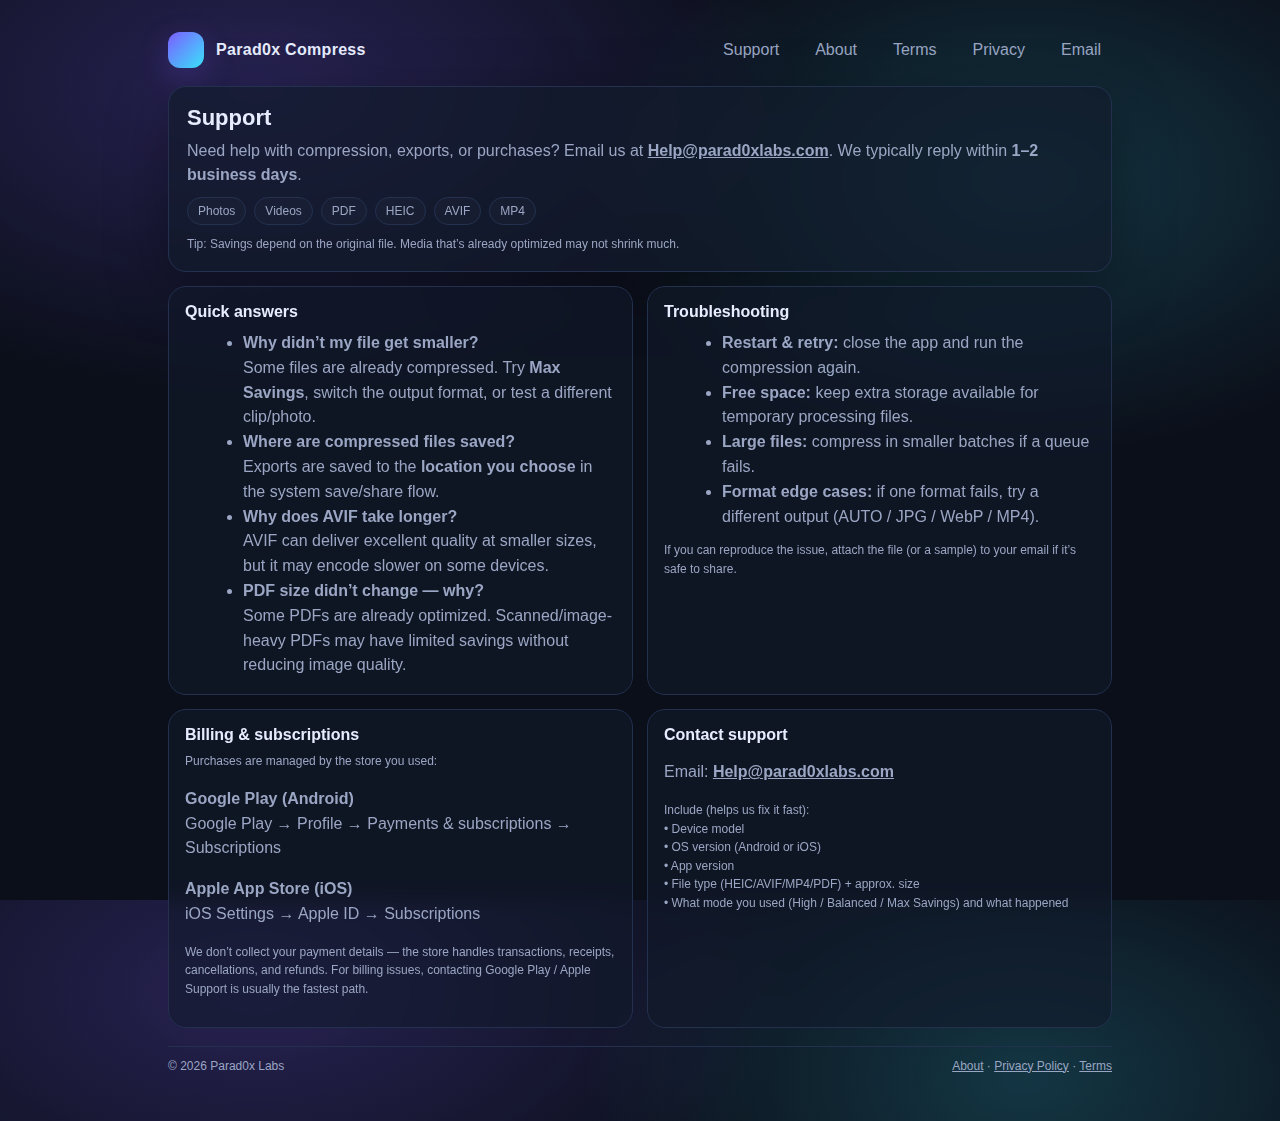
<file: index.html>
<!doctype html>
<html lang="en">
<head>
  <meta charset="utf-8" />
  <meta name="viewport" content="width=device-width, initial-scale=1" />
  <title>Parad0x Compress — Support</title>
  <meta name="description" content="Parad0x Compress support: contact details, troubleshooting, FAQs, and billing help for Google Play and Apple App Store." />
  <link rel="stylesheet" href="assets/style.css" />
</head>

<body>
  <div class="wrap">
    <div class="topbar">
      <a class="brand" href="./index.html">
        <div class="logo" aria-hidden="true"></div>
        <h1>Parad0x Compress</h1>
      </a>

      <nav class="nav">
        <a href="./index.html" aria-current="page">Support</a>
        <a href="./about.html">About</a>
        <a href="./terms.html">Terms</a>
        <a href="./privacy.html">Privacy</a>
        <a href="mailto:Help@parad0xlabs.com">Email</a>
      </nav>
    </div>

    <section class="hero">
      <h2>Support</h2>
      <p>
        Need help with compression, exports, or purchases? Email us at
        <a href="mailto:Help@parad0xlabs.com"><b>Help@parad0xlabs.com</b></a>.
        We typically reply within <b>1–2 business days</b>.
      </p>

      <div class="badges" aria-label="Common formats">
        <span class="badge">Photos</span>
        <span class="badge">Videos</span>
        <span class="badge">PDF</span>
        <span class="badge">HEIC</span>
        <span class="badge">AVIF</span>
        <span class="badge">MP4</span>
      </div>

      <p class="small" style="margin-top:10px;">
        Tip: Savings depend on the original file. Media that’s already optimized may not shrink much.
      </p>
    </section>

    <div class="grid">
      <section class="card">
        <h3>Quick answers</h3>
        <ul>
          <li>
            <b>Why didn’t my file get smaller?</b><br/>
            Some files are already compressed. Try <b>Max Savings</b>, switch the output format, or test a different clip/photo.
          </li>
          <li>
            <b>Where are compressed files saved?</b><br/>
            Exports are saved to the <b>location you choose</b> in the system save/share flow.
          </li>
          <li>
            <b>Why does AVIF take longer?</b><br/>
            AVIF can deliver excellent quality at smaller sizes, but it may encode slower on some devices.
          </li>
          <li>
            <b>PDF size didn’t change — why?</b><br/>
            Some PDFs are already optimized. Scanned/image-heavy PDFs may have limited savings without reducing image quality.
          </li>
        </ul>
      </section>

      <section class="card">
        <h3>Troubleshooting</h3>
        <ul>
          <li><b>Restart & retry:</b> close the app and run the compression again.</li>
          <li><b>Free space:</b> keep extra storage available for temporary processing files.</li>
          <li><b>Large files:</b> compress in smaller batches if a queue fails.</li>
          <li><b>Format edge cases:</b> if one format fails, try a different output (AUTO / JPG / WebP / MP4).</li>
        </ul>
        <p class="small">
          If you can reproduce the issue, attach the file (or a sample) to your email if it’s safe to share.
        </p>
      </section>

      <section class="card">
        <h3>Billing & subscriptions</h3>
        <p class="small" style="margin-top:0;">
          Purchases are managed by the store you used:
        </p>

        <p>
          <b>Google Play (Android)</b><br/>
          Google Play → Profile → Payments & subscriptions → Subscriptions
        </p>

        <p>
          <b>Apple App Store (iOS)</b><br/>
          iOS Settings → Apple ID → Subscriptions
        </p>

        <p class="small">
          We don’t collect your payment details — the store handles transactions, receipts, cancellations, and refunds.
          For billing issues, contacting Google Play / Apple Support is usually the fastest path.
        </p>
      </section>

      <section class="card">
        <h3>Contact support</h3>
        <p>
          Email: <a href="mailto:Help@parad0xlabs.com"><b>Help@parad0xlabs.com</b></a>
        </p>
        <p class="small">
          Include (helps us fix it fast):<br/>
          • Device model<br/>
          • OS version (Android or iOS)<br/>
          • App version<br/>
          • File type (HEIC/AVIF/MP4/PDF) + approx. size<br/>
          • What mode you used (High / Balanced / Max Savings) and what happened
        </p>
      </section>
    </div>

    <div class="footer">
      <div>© <span id="y"></span> Parad0x Labs</div>
      <div>
        <a href="./about.html">About</a> ·
        <a href="./privacy.html">Privacy Policy</a> ·
        <a href="./terms.html">Terms</a>
      </div>
    </div>
  </div>

  <script>
    document.getElementById('y').textContent = new Date().getFullYear();
  </script>
</body>
</html>
</file>
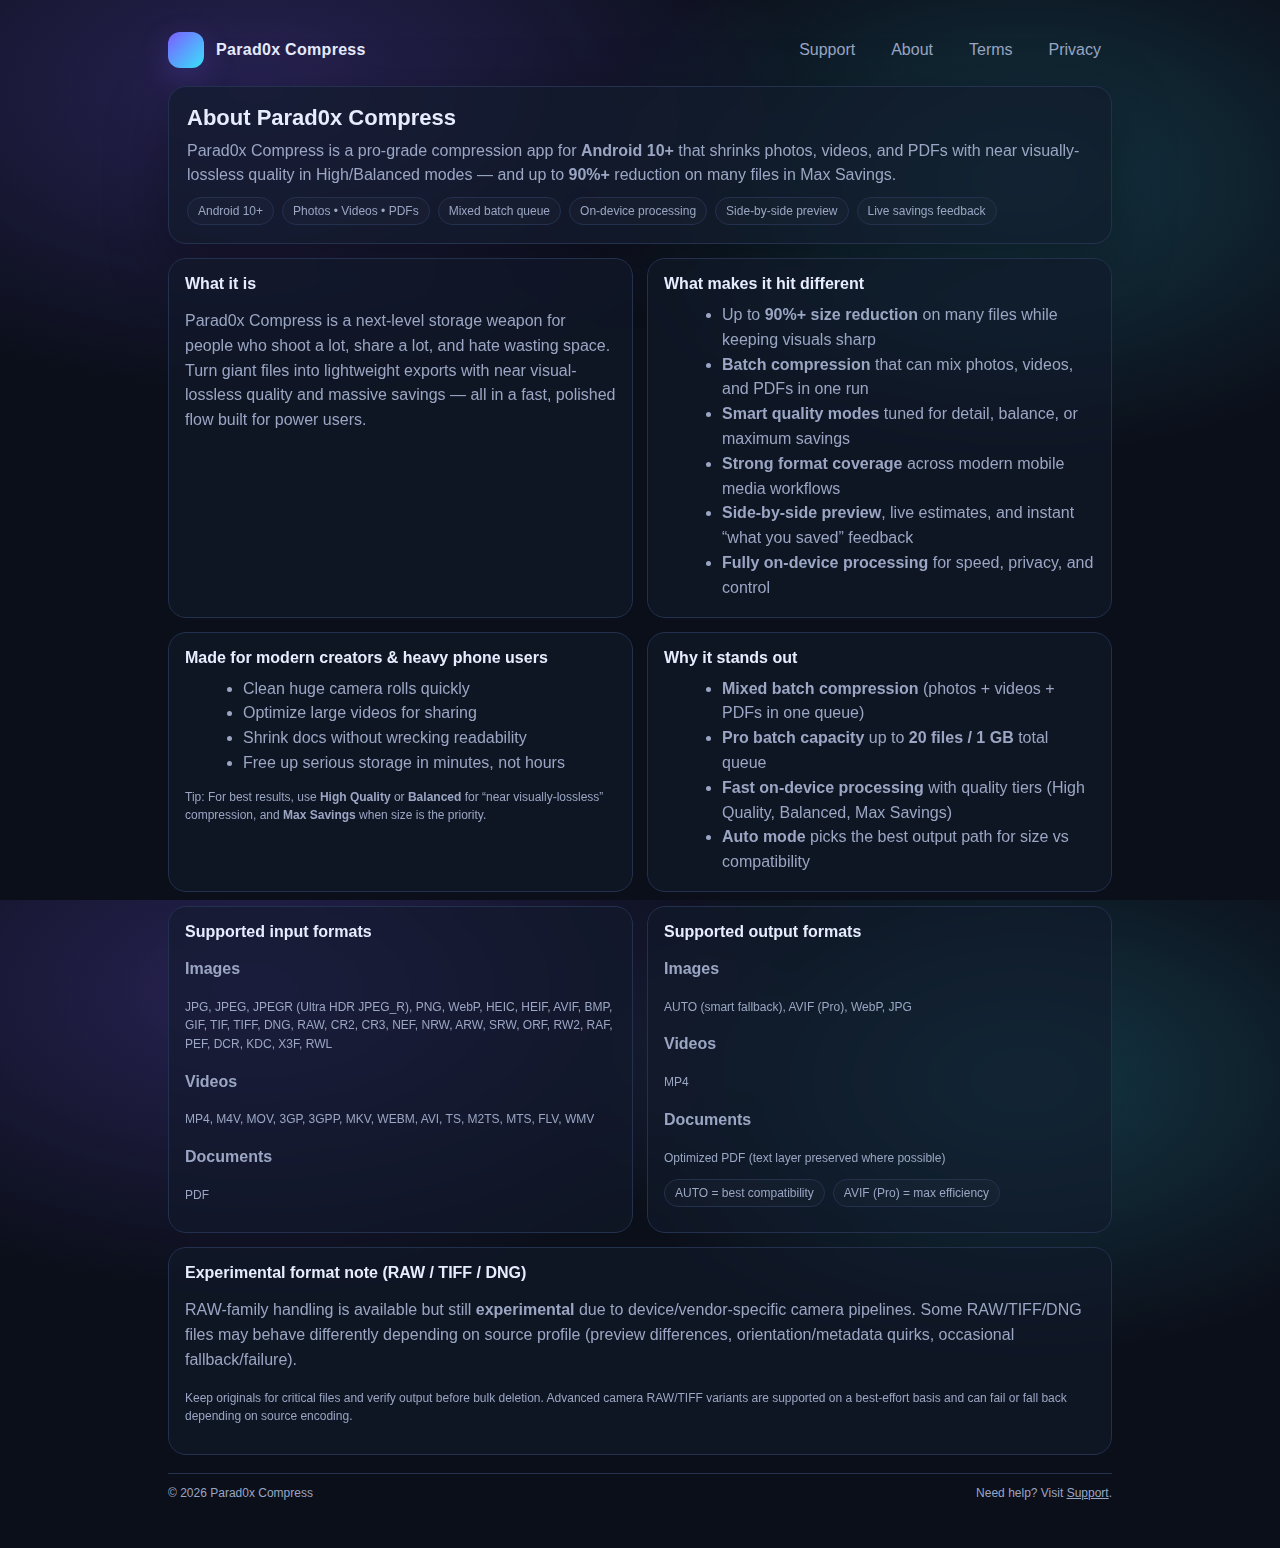
<file: about.html>
<!doctype html>
<html lang="en">
<head>
  <meta charset="utf-8" />
  <meta name="viewport" content="width=device-width, initial-scale=1" />
  <title>Parad0x Compress — About</title>
  <meta name="description" content="About Parad0x Compress — pro-grade, on-device compression for photos, videos, and PDFs." />
  <link rel="stylesheet" href="assets/style.css" />
</head>
<body>
  <div class="wrap">
    <div class="topbar">
      <a class="brand" href="./index.html">
        <div class="logo" aria-hidden="true"></div>
        <h1>Parad0x Compress</h1>
      </a>

      <nav class="nav">
        <a href="./index.html">Support</a>
        <a href="./about.html" aria-current="page">About</a>
        <a href="./terms.html">Terms</a>
        <a href="./privacy.html">Privacy</a>
      </nav>
    </div>

    <section class="hero">
      <h2>About Parad0x Compress</h2>
      <p>
        Parad0x Compress is a pro-grade compression app for <strong>Android 10+</strong> that shrinks photos, videos, and PDFs
        with near visually-lossless quality in High/Balanced modes — and up to <strong>90%+</strong> reduction on many files in
        Max Savings.
      </p>

      <div class="badges" aria-label="Highlights">
        <span class="badge">Android 10+</span>
        <span class="badge">Photos • Videos • PDFs</span>
        <span class="badge">Mixed batch queue</span>
        <span class="badge">On-device processing</span>
        <span class="badge">Side-by-side preview</span>
        <span class="badge">Live savings feedback</span>
      </div>
    </section>

    <div class="grid">
      <section class="card">
        <h3>What it is</h3>
        <p>
          Parad0x Compress is a next-level storage weapon for people who shoot a lot, share a lot, and hate wasting space.
          Turn giant files into lightweight exports with near visual-lossless quality and massive savings — all in a fast,
          polished flow built for power users.
        </p>
      </section>

      <section class="card">
        <h3>What makes it hit different</h3>
        <ul>
          <li>Up to <strong>90%+ size reduction</strong> on many files while keeping visuals sharp</li>
          <li><strong>Batch compression</strong> that can mix photos, videos, and PDFs in one run</li>
          <li><strong>Smart quality modes</strong> tuned for detail, balance, or maximum savings</li>
          <li><strong>Strong format coverage</strong> across modern mobile media workflows</li>
          <li><strong>Side-by-side preview</strong>, live estimates, and instant “what you saved” feedback</li>
          <li><strong>Fully on-device processing</strong> for speed, privacy, and control</li>
        </ul>
      </section>

      <section class="card">
        <h3>Made for modern creators & heavy phone users</h3>
        <ul>
          <li>Clean huge camera rolls quickly</li>
          <li>Optimize large videos for sharing</li>
          <li>Shrink docs without wrecking readability</li>
          <li>Free up serious storage in minutes, not hours</li>
        </ul>
        <p class="small">
          Tip: For best results, use <strong>High Quality</strong> or <strong>Balanced</strong> for “near visually-lossless”
          compression, and <strong>Max Savings</strong> when size is the priority.
        </p>
      </section>

      <section class="card">
        <h3>Why it stands out</h3>
        <ul>
          <li><strong>Mixed batch compression</strong> (photos + videos + PDFs in one queue)</li>
          <li><strong>Pro batch capacity</strong> up to <strong>20 files / 1 GB</strong> total queue</li>
          <li><strong>Fast on-device processing</strong> with quality tiers (High Quality, Balanced, Max Savings)</li>
          <li><strong>Auto mode</strong> picks the best output path for size vs compatibility</li>
        </ul>
      </section>

      <section class="card">
        <h3>Supported input formats</h3>

        <p><strong>Images</strong></p>
        <p class="small">
          JPG, JPEG, JPEGR (Ultra HDR JPEG_R), PNG, WebP, HEIC, HEIF, AVIF, BMP, GIF, TIF, TIFF,
          DNG, RAW, CR2, CR3, NEF, NRW, ARW, SRW, ORF, RW2, RAF, PEF, DCR, KDC, X3F, RWL
        </p>

        <p><strong>Videos</strong></p>
        <p class="small">
          MP4, M4V, MOV, 3GP, 3GPP, MKV, WEBM, AVI, TS, M2TS, MTS, FLV, WMV
        </p>

        <p><strong>Documents</strong></p>
        <p class="small">PDF</p>
      </section>

      <section class="card">
        <h3>Supported output formats</h3>

        <p><strong>Images</strong></p>
        <p class="small">
          AUTO (smart fallback), AVIF (Pro), WebP, JPG
        </p>

        <p><strong>Videos</strong></p>
        <p class="small">MP4</p>

        <p><strong>Documents</strong></p>
        <p class="small">Optimized PDF (text layer preserved where possible)</p>

        <div class="badges">
          <span class="badge">AUTO = best compatibility</span>
          <span class="badge">AVIF (Pro) = max efficiency</span>
        </div>
      </section>

      <section class="card" style="grid-column: span 12;">
        <h3>Experimental format note (RAW / TIFF / DNG)</h3>
        <p>
          RAW-family handling is available but still <strong>experimental</strong> due to device/vendor-specific camera pipelines.
          Some RAW/TIFF/DNG files may behave differently depending on source profile (preview differences, orientation/metadata quirks,
          occasional fallback/failure).
        </p>
        <p class="small">
          Keep originals for critical files and verify output before bulk deletion.
          Advanced camera RAW/TIFF variants are supported on a best-effort basis and can fail or fall back depending on source encoding.
        </p>
      </section>
    </div>

    <div class="footer">
      <div>© <span id="y"></span> Parad0x Compress</div>
      <div class="small">
        Need help? Visit <a href="./index.html">Support</a>.
      </div>
    </div>
  </div>

  <script>
    document.getElementById('y').textContent = new Date().getFullYear();
  </script>
</body>
</html>
</file>
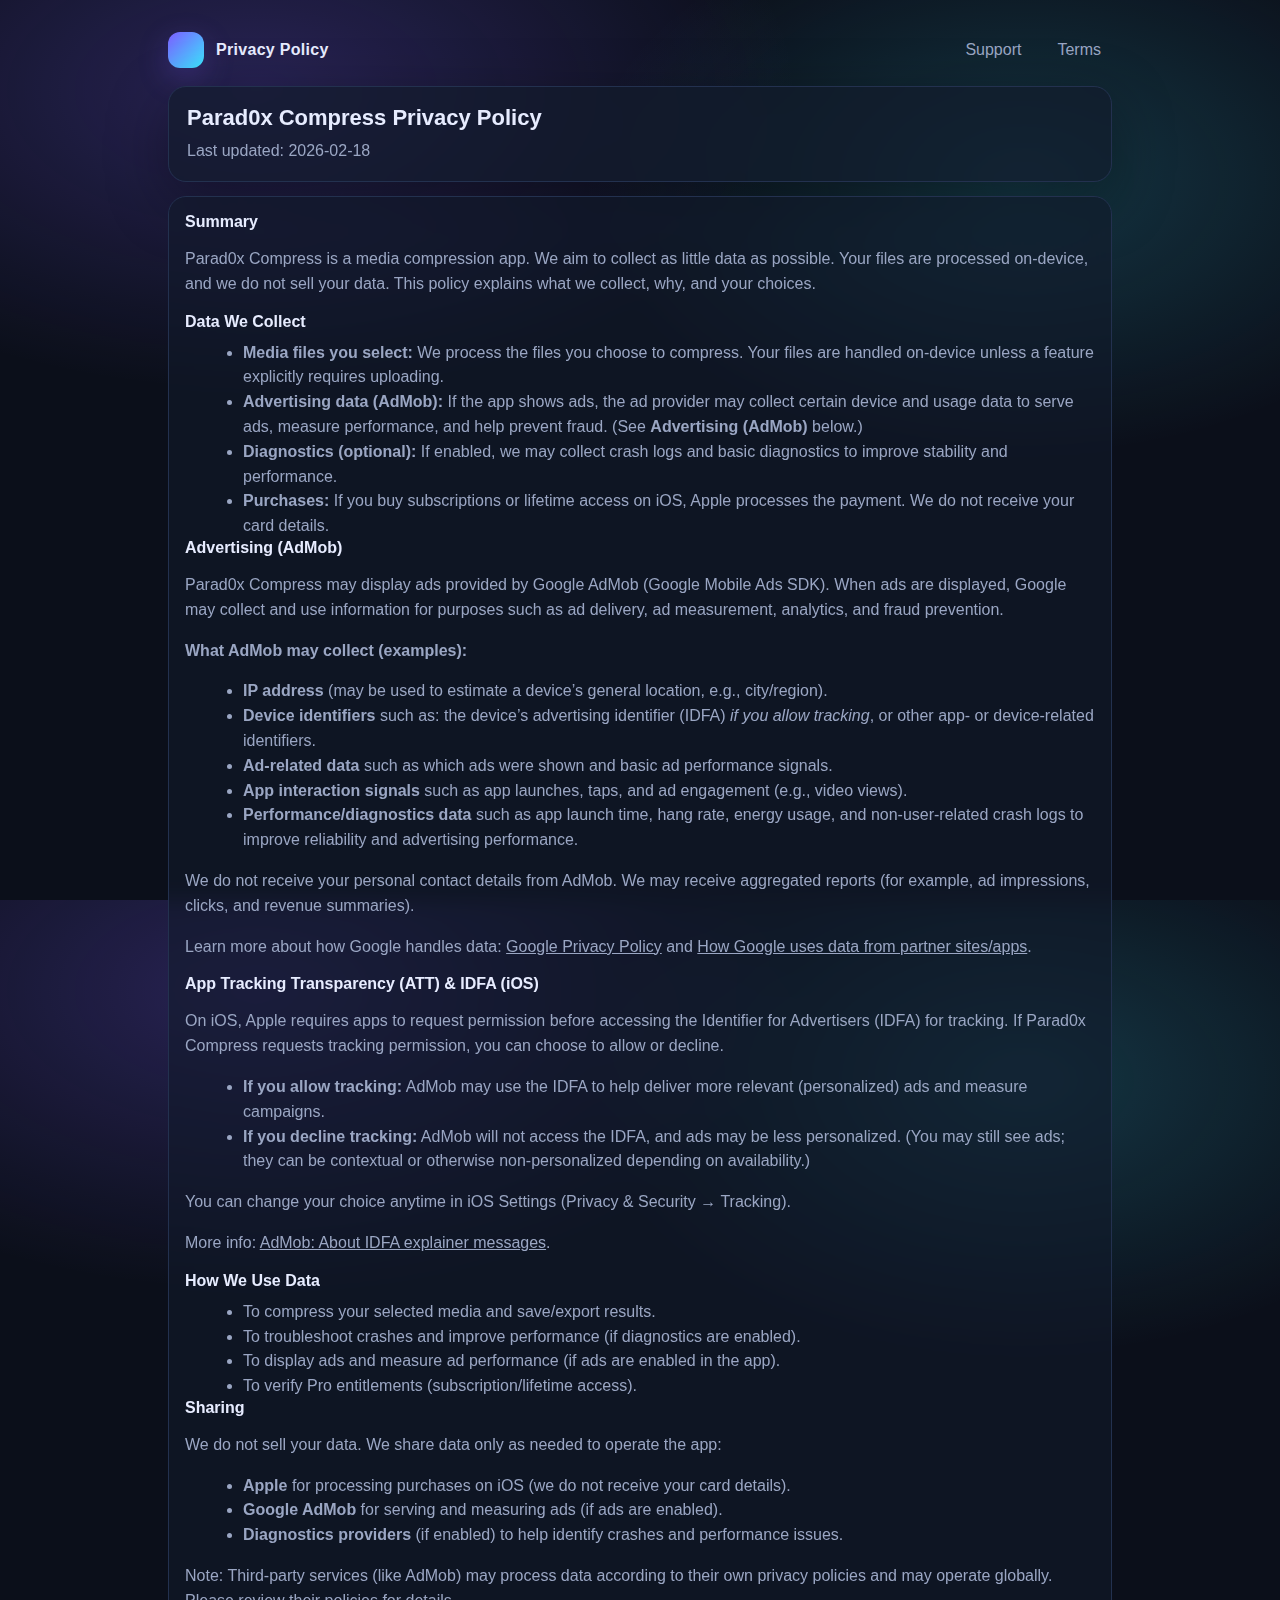
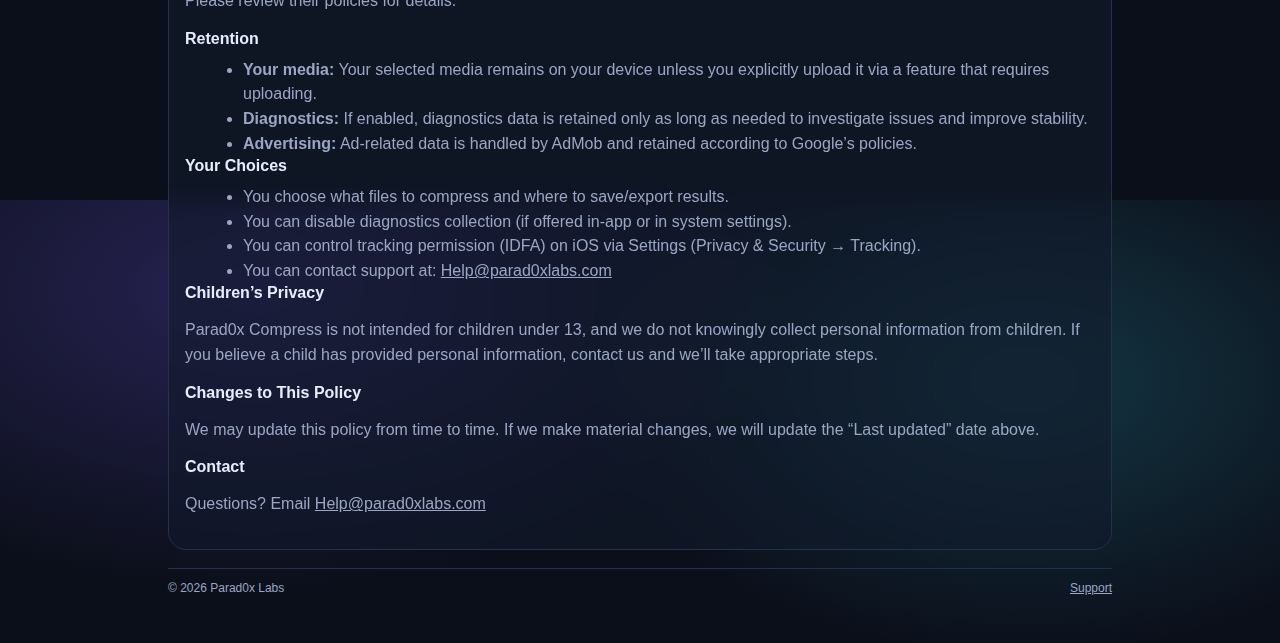
<file: privacy.html>
<!doctype html>
<html lang="en">
<head>
  <meta charset="utf-8" />
  <meta name="viewport" content="width=device-width, initial-scale=1" />
  <title>Parad0x Compress — Privacy Policy</title>
  <meta name="description" content="Privacy policy for Parad0x Compress." />
  <link rel="stylesheet" href="assets/style.css" />
</head>
<body>
  <div class="wrap">
    <div class="topbar">
      <a class="brand" href="./index.html">
        <div class="logo" aria-hidden="true"></div>
        <h1>Privacy Policy</h1>
      </a>
      <nav class="nav">
        <a href="./index.html">Support</a>
        <a href="./terms.html">Terms</a>
      </nav>
    </div>

    <section class="hero">
      <h2>Parad0x Compress Privacy Policy</h2>
      <p>Last updated: 2026-02-18</p>
    </section>

    <div class="grid">
      <section class="card" style="grid-column: span 12;">
        <h3>Summary</h3>
        <p>
          Parad0x Compress is a media compression app. We aim to collect as little data as possible.
          Your files are processed on-device, and we do not sell your data.
          This policy explains what we collect, why, and your choices.
        </p>

        <h3>Data We Collect</h3>
        <ul>
          <li>
            <b>Media files you select:</b> We process the files you choose to compress.
            Your files are handled on-device unless a feature explicitly requires uploading.
          </li>
          <li>
            <b>Advertising data (AdMob):</b> If the app shows ads, the ad provider may collect certain device and usage data
            to serve ads, measure performance, and help prevent fraud. (See <b>Advertising (AdMob)</b> below.)
          </li>
          <li>
            <b>Diagnostics (optional):</b> If enabled, we may collect crash logs and basic diagnostics to improve stability and performance.
          </li>
          <li>
            <b>Purchases:</b> If you buy subscriptions or lifetime access on iOS, Apple processes the payment.
            We do not receive your card details.
          </li>
        </ul>

        <h3>Advertising (AdMob)</h3>
        <p>
          Parad0x Compress may display ads provided by Google AdMob (Google Mobile Ads SDK).
          When ads are displayed, Google may collect and use information for purposes such as
          ad delivery, ad measurement, analytics, and fraud prevention.
        </p>

        <p><b>What AdMob may collect (examples):</b></p>
        <ul>
          <li>
            <b>IP address</b> (may be used to estimate a device’s general location, e.g., city/region).
          </li>
          <li>
            <b>Device identifiers</b> such as:
            the device’s advertising identifier (IDFA) <i>if you allow tracking</i>,
            or other app- or device-related identifiers.
          </li>
          <li>
            <b>Ad-related data</b> such as which ads were shown and basic ad performance signals.
          </li>
          <li>
            <b>App interaction signals</b> such as app launches, taps, and ad engagement (e.g., video views).
          </li>
          <li>
            <b>Performance/diagnostics data</b> such as app launch time, hang rate, energy usage, and non-user-related crash logs
            to improve reliability and advertising performance.
          </li>
        </ul>

        <p>
          We do not receive your personal contact details from AdMob. We may receive aggregated reports
          (for example, ad impressions, clicks, and revenue summaries).
        </p>

        <p>
          Learn more about how Google handles data:
          <a href="https://policies.google.com/privacy" target="_blank" rel="noopener">Google Privacy Policy</a>
          and
          <a href="https://policies.google.com/technologies/partner-sites" target="_blank" rel="noopener">How Google uses data from partner sites/apps</a>.
        </p>

        <h3>App Tracking Transparency (ATT) &amp; IDFA (iOS)</h3>
        <p>
          On iOS, Apple requires apps to request permission before accessing the Identifier for Advertisers (IDFA) for tracking.
          If Parad0x Compress requests tracking permission, you can choose to allow or decline.
        </p>
        <ul>
          <li>
            <b>If you allow tracking:</b> AdMob may use the IDFA to help deliver more relevant (personalized) ads and measure campaigns.
          </li>
          <li>
            <b>If you decline tracking:</b> AdMob will not access the IDFA, and ads may be less personalized.
            (You may still see ads; they can be contextual or otherwise non-personalized depending on availability.)
          </li>
        </ul>
        <p>
          You can change your choice anytime in iOS Settings (Privacy &amp; Security → Tracking).
        </p>
        <p>
          More info:
          <a href="https://support.google.com/admob/answer/10115027" target="_blank" rel="noopener">AdMob: About IDFA explainer messages</a>.
        </p>

        <h3>How We Use Data</h3>
        <ul>
          <li>To compress your selected media and save/export results.</li>
          <li>To troubleshoot crashes and improve performance (if diagnostics are enabled).</li>
          <li>To display ads and measure ad performance (if ads are enabled in the app).</li>
          <li>To verify Pro entitlements (subscription/lifetime access).</li>
        </ul>

        <h3>Sharing</h3>
        <p>
          We do not sell your data. We share data only as needed to operate the app:
        </p>
        <ul>
          <li><b>Apple</b> for processing purchases on iOS (we do not receive your card details).</li>
          <li><b>Google AdMob</b> for serving and measuring ads (if ads are enabled).</li>
          <li>
            <b>Diagnostics providers</b> (if enabled) to help identify crashes and performance issues.
          </li>
        </ul>
        <p>
          Note: Third-party services (like AdMob) may process data according to their own privacy policies and may operate
          globally. Please review their policies for details.
        </p>

        <h3>Retention</h3>
        <ul>
          <li><b>Your media:</b> Your selected media remains on your device unless you explicitly upload it via a feature that requires uploading.</li>
          <li><b>Diagnostics:</b> If enabled, diagnostics data is retained only as long as needed to investigate issues and improve stability.</li>
          <li><b>Advertising:</b> Ad-related data is handled by AdMob and retained according to Google’s policies.</li>
        </ul>

        <h3>Your Choices</h3>
        <ul>
          <li>You choose what files to compress and where to save/export results.</li>
          <li>You can disable diagnostics collection (if offered in-app or in system settings).</li>
          <li>
            You can control tracking permission (IDFA) on iOS via Settings (Privacy &amp; Security → Tracking).
          </li>
          <li>
            You can contact support at:
            <a href="mailto:Help@parad0xlabs.com">Help@parad0xlabs.com</a>
          </li>
        </ul>

        <h3>Children’s Privacy</h3>
        <p>
          Parad0x Compress is not intended for children under 13, and we do not knowingly collect personal information from children.
          If you believe a child has provided personal information, contact us and we’ll take appropriate steps.
        </p>

        <h3>Changes to This Policy</h3>
        <p>
          We may update this policy from time to time. If we make material changes, we will update the “Last updated” date above.
        </p>

        <h3>Contact</h3>
        <p>
          Questions? Email <a href="mailto:Help@parad0xlabs.com">Help@parad0xlabs.com</a>
        </p>
      </section>
    </div>

    <div class="footer">
      <div>© 2026 Parad0x Labs</div>
      <div><a href="./index.html">Support</a></div>
    </div>
  </div>
</body>
</html>
</file>
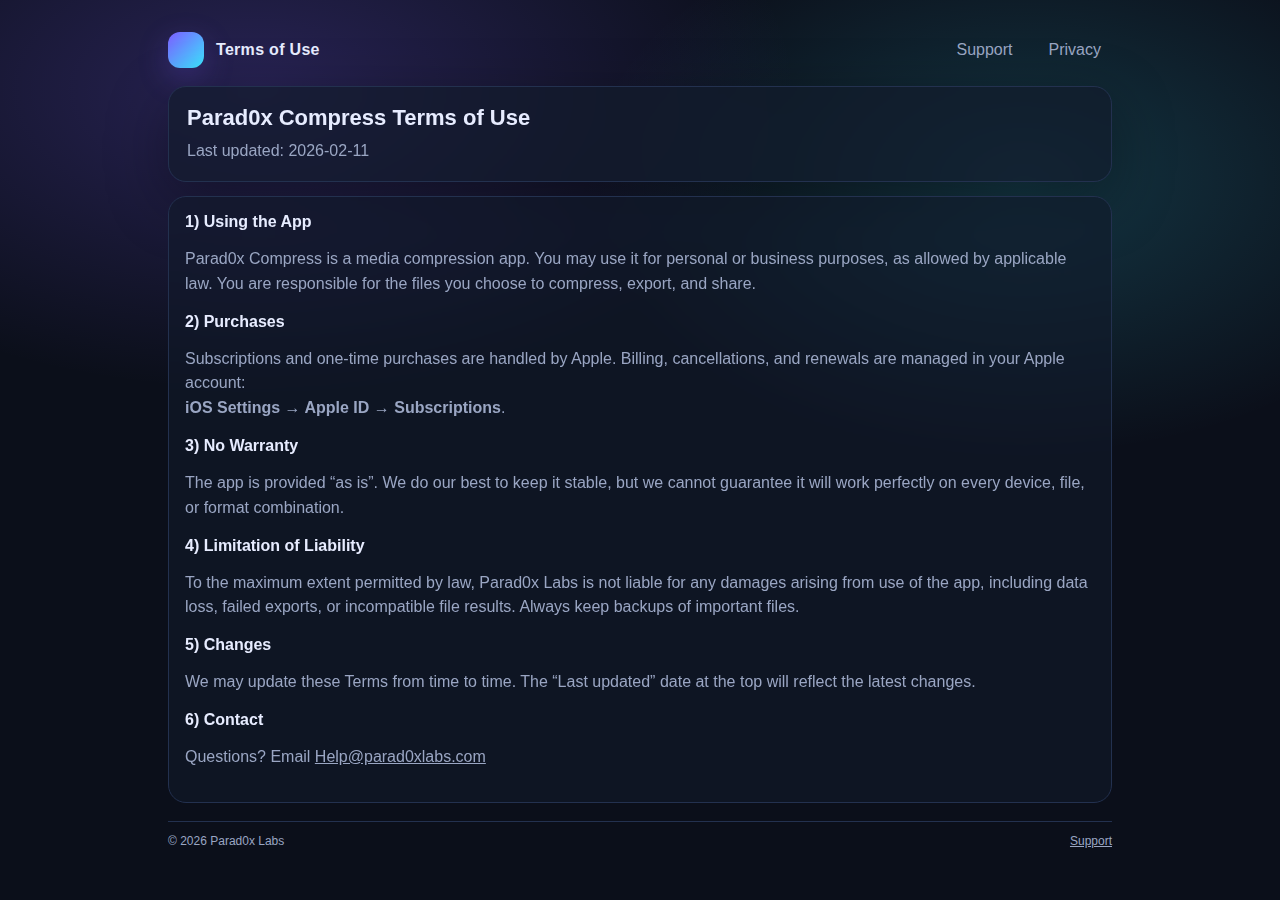
<file: terms.html>
<!doctype html>
<html lang="en">
<head>
  <meta charset="utf-8" />
  <meta name="viewport" content="width=device-width, initial-scale=1" />
  <title>Parad0x Compress — Terms</title>
  <meta name="description" content="Terms of use for Parad0x Compress." />
  <link rel="stylesheet" href="assets/style.css" />
</head>
<body>
  <div class="wrap">
    <div class="topbar">
      <a class="brand" href="./index.html">
        <div class="logo" aria-hidden="true"></div>
        <h1>Terms of Use</h1>
      </a>
      <nav class="nav">
        <a href="./index.html">Support</a>
        <a href="./privacy.html">Privacy</a>
      </nav>
    </div>

    <section class="hero">
      <h2>Parad0x Compress Terms of Use</h2>
      <p>Last updated: 2026-02-11</p>
    </section>

    <div class="grid">
      <section class="card" style="grid-column: span 12;">
        <h3>1) Using the App</h3>
        <p>
          Parad0x Compress is a media compression app. You may use it for personal or business purposes, as allowed by applicable law.
          You are responsible for the files you choose to compress, export, and share.
        </p>

        <h3>2) Purchases</h3>
        <p>
          Subscriptions and one-time purchases are handled by Apple. Billing, cancellations, and renewals are managed in your Apple account:
          <br/><b>iOS Settings → Apple ID → Subscriptions</b>.
        </p>

        <h3>3) No Warranty</h3>
        <p>
          The app is provided “as is”. We do our best to keep it stable, but we cannot guarantee it will work perfectly on every device,
          file, or format combination.
        </p>

        <h3>4) Limitation of Liability</h3>
        <p>
          To the maximum extent permitted by law, Parad0x Labs is not liable for any damages arising from use of the app,
          including data loss, failed exports, or incompatible file results. Always keep backups of important files.
        </p>

        <h3>5) Changes</h3>
        <p>
          We may update these Terms from time to time. The “Last updated” date at the top will reflect the latest changes.
        </p>

        <h3>6) Contact</h3>
        <p>
          Questions? Email <a href="mailto:Help@parad0xlabs.com">Help@parad0xlabs.com</a>
        </p>
      </section>
    </div>

    <div class="footer">
      <div>© 2026 Parad0x Labs</div>
      <div><a href="./index.html">Support</a></div>
    </div>
  </div>
</body>
</html>
</file>
<file: assets/style.css>
:root{
  --bg:#0b0f1a;
  --card:#121a2b;
  --text:#e7ecff;
  --muted:#9aa6c3;
  --line:#23314f;
  --accent:#7c5cff;
  --accent2:#3be7ff;
}

*{box-sizing:border-box}
html,body{height:100%}

body{
  margin:0;
  font-family:-apple-system,BlinkMacSystemFont,"SF Pro Text","Segoe UI",Roboto,Helvetica,Arial,sans-serif;
  background:
    radial-gradient(900px 500px at 20% 10%, rgba(124,92,255,.25), transparent 60%),
    radial-gradient(800px 500px at 80% 20%, rgba(59,231,255,.18), transparent 55%),
    var(--bg);
  color:var(--text);
}

a{color:inherit}

.wrap{
  max-width:980px;
  margin:0 auto;
  padding:32px 18px 48px;
}

.topbar{
  display:flex;
  justify-content:space-between;
  align-items:center;
  gap:12px;
  margin-bottom:18px;
}

.brand{
  display:flex;
  align-items:center;
  gap:12px;
  text-decoration:none;
}

.logo{
  width:36px;
  height:36px;
  border-radius:12px;
  background:linear-gradient(135deg,var(--accent),var(--accent2));
  box-shadow:0 10px 30px rgba(124,92,255,.25);
}

.brand h1{
  font-size:16px;
  margin:0;
  letter-spacing:.3px;
}

.nav{
  display:flex;
  gap:14px;
  flex-wrap:wrap;
}

.nav a{
  text-decoration:none;
  color:var(--muted);
  padding:8px 10px;
  border-radius:10px;
  border:1px solid transparent;
}

.nav a:hover{
  color:var(--text);
  border-color:var(--line);
  background:rgba(255,255,255,.03);
}

.hero{
  border:1px solid var(--line);
  background:rgba(18,26,43,.68);
  border-radius:18px;
  padding:18px;
  box-shadow:0 18px 60px rgba(0,0,0,.35);
  backdrop-filter:blur(10px);
}

.hero h2{
  font-size:22px;
  margin:0 0 8px;
}

.hero p{
  margin:0;
  color:var(--muted);
  line-height:1.5;
}

.grid{
  margin-top:14px;
  display:grid;
  grid-template-columns:repeat(12,1fr);
  gap:14px;
}

.card{
  grid-column:span 6;
  border:1px solid var(--line);
  background:rgba(18,26,43,.58);
  border-radius:18px;
  padding:16px;
  backdrop-filter:blur(10px);
}

.card h3{
  margin:0 0 8px;
  font-size:16px;
}

.card p,.card li{
  color:var(--muted);
  line-height:1.55;
}

.card ul{margin:10px 0 0 18px}

.badges{
  display:flex;
  flex-wrap:wrap;
  gap:8px;
  margin-top:10px;
}

.badge{
  font-size:12px;
  color:var(--muted);
  border:1px solid var(--line);
  padding:6px 10px;
  border-radius:999px;
  background:rgba(255,255,255,.02);
}

.footer{
  margin-top:18px;
  color:var(--muted);
  font-size:12px;
  display:flex;
  justify-content:space-between;
  gap:12px;
  flex-wrap:wrap;
  padding-top:12px;
  border-top:1px solid var(--line);
}

.small{
  font-size:12px;
  color:var(--muted);
}

@media (max-width:860px){
  .card{grid-column:span 12}
}
</file>
